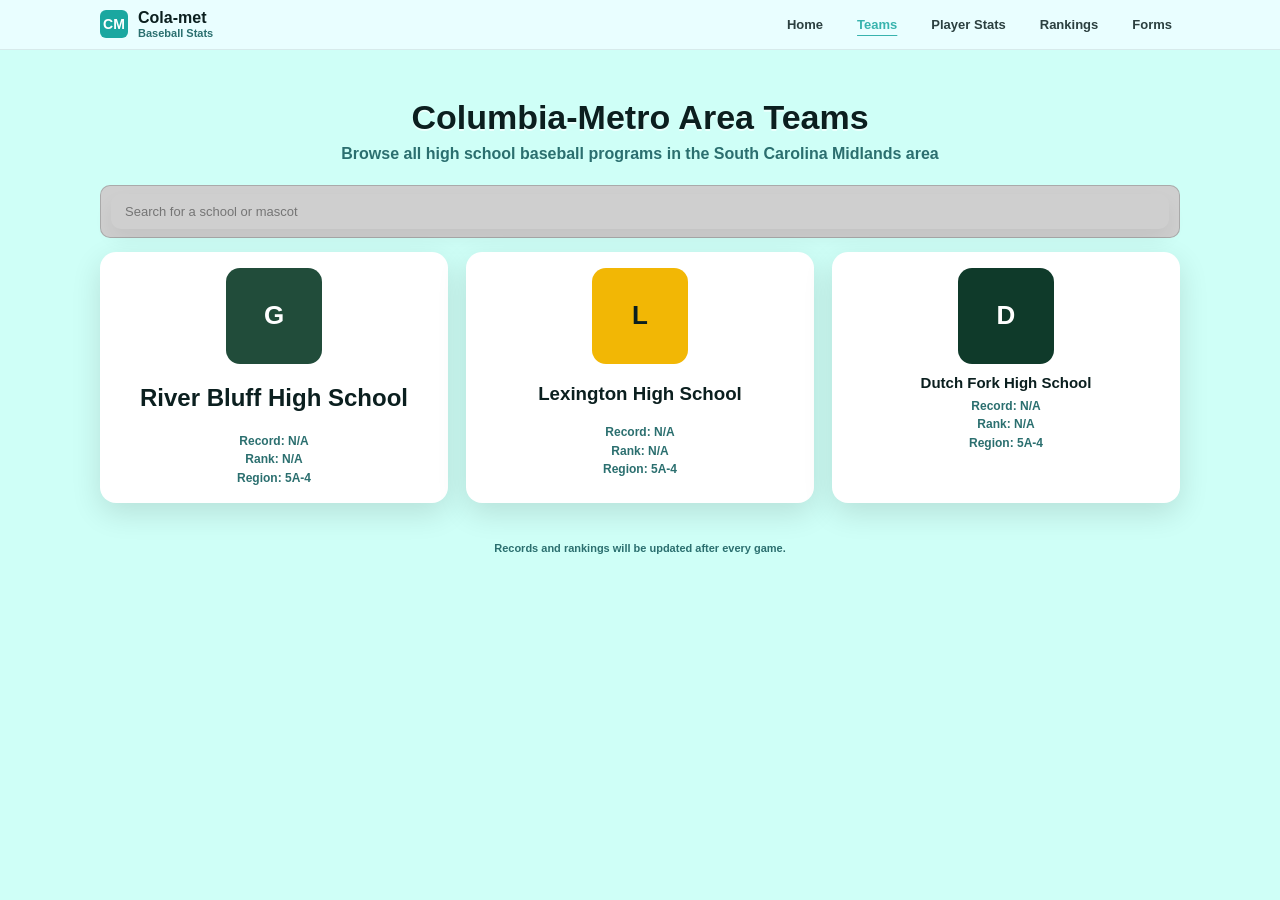
<file: teams.html>
<!DOCTYPE html>
<html lang="en">
<head>
  <meta charset="UTF-8" />
  <meta name="viewport" content="width=device-width, initial-scale=1.0"/>
  <title>Cola-met Baseball Stats | Teams</title>

  <!-- EXTERNAL CSS -->
  <link rel="stylesheet" href="styles.css">

  <!-- INTERNAL CSS (required) -->
  <style>
    /* Internal CSS example: color the hero-style page title */
    .page-title h1 { color: #0b1f1f; }
  </style>
</head>

<body>
  <div class="page">
    <header class="topbar">
      <div class="container">
        <div class="nav">
          <div class="brand">
            <div class="logo-box">CM</div>
            <div>
              <div class="brand-title">Cola-met</div>
              <div class="brand-sub">Baseball Stats</div>
            </div>
          </div>

          <nav class="navlinks" aria-label="Main navigation">
            <a href="index.html">Home</a>
            <a class="active" href="teams.html">Teams</a>
            <a href="#" title="Not built yet">Player Stats</a>
            <a href="#" title="Not built yet">Rankings</a>
            <a href="#" title="Not built yet">Forms</a>
          </nav>
        </div>
      </div>
    </header>

    <main class="container">
      <section class="page-title">
        <h1>Columbia-Metro Area Teams</h1>
        <p>Browse all high school baseball programs in the South Carolina Midlands area</p>
      </section>

      <div class="searchbar">
        <input type="text" placeholder="Search for a school or mascot" aria-label="Search teams">
      </div>

      <section class="grid" aria-label="Team cards">
        <article class="card">
          <div class="badge" style="background:#214c3a;">G</div> <!-- INLINE CSS -->
          <h2>River Bluff High School</h2>
          <p class="meta">
            Record: N/A<br>
            Rank: N/A<br>
            Region: 5A-4
          </p>
        </article>

        <article class="card">
          <div class="badge" style="background:#f2b705; color:#0b1f1f;">L</div> <!-- INLINE CSS -->
          <h3>Lexington High School</h3>
          <p class="meta">
            Record: N/A<br>
            Rank: N/A<br>
            Region: 5A-4
          </p>
        </article>

        <article class="card">
          <div class="badge" style="background:#0f3a2a;">D</div> <!-- INLINE CSS -->
          <h4>Dutch Fork High School</h4>
          <p class="meta">
            Record: N/A<br>
            Rank: N/A<br>
            Region: 5A-4
          </p>
        </article>
      </section>

      <p class="footer-note">
        Records and rankings will be updated after every game.
      </p>
    </main>
  </div>
</body>
</html>
</file>
<file: styles.css>
/* styles.css (EXTERNAL CSS) */
:root{
  --mint: #d9f7f6;
  --teal: #1aa7a0;
  --dark: #0f2a2a;
  --card: #ffffff;
  --shadow: 0 10px 30px rgba(0,0,0,.12);
  --radius: 16px;
  --max: 1080px;
  --text: #0a1f1f;
}

*{ box-sizing:border-box; }
body{
  margin:0;
  font-family: Arial, Helvetica, sans-serif;
  color: var(--text);
  background:#222; /* outside page background like your screenshot */
}

/* Page “canvas” */
.page{
  background: var(--mint);
  min-height: 100vh;
}

.container{
  width: min(var(--max), calc(100% - 40px));
  margin: 0 auto;
}

/* Top nav */
.topbar{
  background: #e9feff;
  border-bottom: 1px solid rgba(0,0,0,.08);
}

.nav{
  display:flex;
  align-items:center;
  justify-content:space-between;
  gap:16px;
  padding: 10px 0;
}

.brand{
  display:flex;
  align-items:center;
  gap:10px;
}

.logo-box{
  width:28px;
  height:28px;
  border-radius: 6px;
  background: var(--teal);
  display:grid;
  place-items:center;
  color:white;
  font-weight:bold;
  font-size:14px;
}

.brand-title{
  line-height:1.05;
  font-weight: 800;
}

.brand-sub{
  font-size: 11px;
  font-weight: 700;
  color: #2a6f6f;
}

.navlinks{
  display:flex;
  gap:18px;
  flex-wrap:wrap;
  align-items:center;
}

.navlinks a{
  text-decoration:none;
  font-weight:700;
  color:#0b1f1f;
  font-size: 13px;
  padding: 6px 8px;
  border-radius: 8px;
}

.navlinks a:hover{
  background: rgba(26,167,160,.14);
}

.navlinks a.active{
  color: var(--teal);
  text-decoration: underline;
}

/* Hero */
.hero{
  margin-top: 14px;
  border-radius: var(--radius);
  overflow:hidden;
  box-shadow: var(--shadow);
  position:relative;
  min-height: 320px;
  background: linear-gradient(120deg, rgba(0,0,0,.35), rgba(0,0,0,.25)),
              radial-gradient(circle at 20% 20%, rgba(26,167,160,.7), transparent 50%),
              radial-gradient(circle at 80% 30%, rgba(255,255,255,.3), transparent 55%),
              #0e2a2a;
}

.hero-inner{
  padding: 34px;
  color: white;
}

.hero h1{
  margin: 0 0 8px 0;
  font-size: clamp(28px, 3.2vw, 44px);
  text-shadow: 0 2px 0 rgba(0,0,0,.35);
}

.hero h2{
  margin: 0 0 12px 0;
  font-size: clamp(16px, 2vw, 22px);
  color: #7ff0e9;
  font-weight: 800;
  text-shadow: 0 2px 0 rgba(0,0,0,.35);
}

.hero p{
  max-width: 640px;
  margin: 0 0 18px 0;
  font-weight: 700;
  text-shadow: 0 2px 0 rgba(0,0,0,.35);
}

.btnrow{ display:flex; gap:12px; flex-wrap:wrap; }

.btn{
  display:inline-block;
  padding: 10px 16px;
  border-radius: 999px;
  font-weight: 800;
  text-decoration:none;
  font-size: 13px;
}

.btn.primary{
  background: var(--teal);
  color:white;
}

.btn.secondary{
  background: rgba(255,255,255,.2);
  color:white;
  border: 1px solid rgba(255,255,255,.35);
}

.section{
  padding: 26px 0 34px;
}

.section h3{
  margin: 0;
  font-size: 28px;
  text-align:center;
  font-weight: 900;
}

.section p.sub{
  margin: 6px 0 0;
  text-align:center;
  font-weight: 700;
  color:#245d5d;
}

/* Teams page */
.page-title{
  text-align:center;
  padding: 18px 0 8px;
}

.page-title h1{
  margin: 4px 0 8px;
  font-size: 34px;
  font-weight: 900;
  text-shadow: 0 2px 0 rgba(255,255,255,.6);
}

.page-title p{
  margin:0;
  font-weight:700;
  color:#2b6f6f;
}

.searchbar{
  display:flex;
  justify-content:center;
  margin: 12px 0 18px;
}

.searchbar input{
  width: min(560px, 100%);
  padding: 10px 14px;
  border-radius: 10px;
  border: 1px solid rgba(0,0,0,.15);
  outline:none;
  box-shadow: 0 10px 20px rgba(0,0,0,.06);
}

.grid{
  display:grid;
  grid-template-columns: repeat(3, 1fr);
  gap: 18px;
  padding-bottom: 28px;
}

.card{
  background: var(--card);
  border-radius: var(--radius);
  box-shadow: var(--shadow);
  padding: 16px;
  text-align:center;
}

.badge{
  width: 96px;
  height: 96px;
  margin: 0 auto 10px;
  border-radius: 14px;
  display:grid;
  place-items:center;
  font-weight: 900;
  color:white;
  font-size: 26px;
}

.card h4{
  margin: 8px 0 6px;
  font-size: 15px;
  font-weight: 900;
}

.meta{
  margin: 0;
  font-size: 12px;
  font-weight: 800;
  color:#2b6f6f;
  line-height:1.55;
}

.footer-note{
  text-align:center;
  font-size: 11px;
  color:#2b6f6f;
  padding-bottom: 18px;
  font-weight:700;
}

/* Responsive */
@media (max-width: 900px){
  .grid{ grid-template-columns: 1fr; }
  .hero-inner{ padding: 22px; }
}
:root{
  --mint:#cffff7;
  --nav:#dffdfa;
  --panel:#d9d9d9;
  --panel2:#cfcfcf;
  --dark:#0b1f1f;
}

body{
  background: var(--mint);
  color: var(--dark);
}

header{
  background: var(--nav);
  border-bottom: 1px solid rgba(0,0,0,0.15);
}

.nav a{
  color: #0b1f1f;
  opacity: 0.85;
}

.nav a:hover{ opacity: 1; }

.nav a.active{
  font-weight: 800;
  text-decoration: underline;
  text-underline-offset: 6px;
}

.brand-badge{
  background: #0b7d7d;
  border-radius: 8px;
}

.brand{
  gap: 10px;
}

.brand small{
  display:block;
  font-weight: 700;
  font-size: 11px;
  opacity: .9;
}

.page-title{
  text-align:center;
  margin: 26px 0 6px;
}

/* Title with outline-ish look (valid CSS via text-shadow) */
.title-outline{
  font-size: 40px;
  margin: 0;
  font-weight: 900;
  letter-spacing: 0.5px;
  text-shadow:
    -2px -2px 0 #ffffff,
     2px -2px 0 #ffffff,
    -2px  2px 0 #ffffff,
     2px  2px 0 #ffffff,
     0px  3px 0 rgba(0,0,0,0.15);
}

.subtitle{
  text-align:center;
  margin: 6px auto 18px;
  max-width: 760px;
  font-size: 13px;
  opacity: 0.9;
}

.panel{
  background: var(--panel);
  border: 1px solid rgba(0,0,0,0.18);
  border-radius: 18px;
  padding: 14px;
}

.panel-title{
  font-size: 14px;
  font-weight: 900;
  margin: 0 0 10px;
}

.leaderboards{
  display:grid;
  grid-template-columns: repeat(3, 1fr);
  gap: 14px;
  margin-top: 6px;
}

.leaderboards ul{
  margin: 0;
  padding-left: 16px;
  font-size: 13px;
}

.searchbar{
  margin: 14px 0;
  display:flex;
  align-items:center;
  gap: 10px;
  background: var(--panel2);
  border: 1px solid rgba(0,0,0,0.18);
  border-radius: 10px;
  padding: 8px 10px;
}

.searchbar input{
  width: 100%;
  border: 0;
  background: transparent;
  outline: none;
  font-size: 13px;
}

.table-wrap{
  background: var(--panel);
  border: 1px solid rgba(0,0,0,0.18);
  border-radius: 14px;
  overflow:hidden;
}

.table{
  width:100%;
  border-collapse: collapse;
  background: transparent;
}

.table th, .table td{
  padding: 10px 12px;
  border-bottom: 1px solid rgba(0,0,0,0.12);
  font-size: 13px;
}

.table th{
  font-weight: 900;
}

.badge-rank{
  display:inline-flex;
  align-items:center;
  justify-content:center;
  width: 26px;
  height: 26px;
  border-radius: 8px;
  background: rgba(0,0,0,0.08);
  font-weight: 900;
}

.two-col{
  display:grid;
  grid-template-columns: 1fr 1fr;
  gap: 16px;
}

.info-row{
  display:flex;
  align-items:center;
  gap: 10px;
  padding: 10px 0;
  border-bottom: 1px solid rgba(0,0,0,0.12);
  font-size: 13px;
}

.info-row:last-child{ border-bottom: 0; }

.icon{
  width: 18px;
  height: 18px;
  flex: 0 0 18px;
}

.form-card{
  background: var(--panel);
  border: 1px solid rgba(0,0,0,0.18);
  border-radius: 18px;
  padding: 14px;
}

.form-grid{
  display:grid;
  grid-template-columns: 1fr 1fr;
  gap: 10px;
}

label{
  display:block;
  font-size: 12px;
  font-weight: 800;
  margin-bottom: 6px;
}

input, textarea{
  width:100%;
  border: 1px solid rgba(0,0,0,0.18);
  border-radius: 10px;
  padding: 9px 10px;
  font-size: 13px;
  background: rgba(255,255,255,0.6);
}

textarea{
  min-height: 88px;
  resize: vertical;
}

.form-actions{
  display:flex;
  justify-content:flex-end;
  margin-top: 10px;
}

.btn{
  border-radius: 10px;
  padding: 10px 14px;
}

footer{
  background: var(--nav);
  border-top: 1px solid rgba(0,0,0,0.15);
}

@media (max-width: 900px){
  .leaderboards{ grid-template-columns: 1fr; }
  .two-col{ grid-template-columns: 1fr; }
}
.hero-image{
  margin: 20px 0;
  border-radius: 18px;
  overflow: hidden;
  border: 1px solid rgba(0,0,0,0.15);
}

.hero-image img{
  width: 100%;
  height: auto;
  display: block;
}
.home-links{
  display:grid;
  grid-template-columns: repeat(3, 1fr);
  gap: 16px;
  margin: 20px 0;
}

.home-card{
  background: #d9d9d9;
  border-radius: 18px;
  padding: 18px;
  text-decoration: none;
  color: #0b1f1f;
  border: 1px solid rgba(0,0,0,0.15);
  transition: transform 0.2s ease;
}

.home-card:hover{
  transform: translateY(-4px);
}

.home-card h2{
  margin-top: 0;
}

@media (max-width: 900px){
  .home-links{
    grid-template-columns: 1fr;
  }
}
</file>
